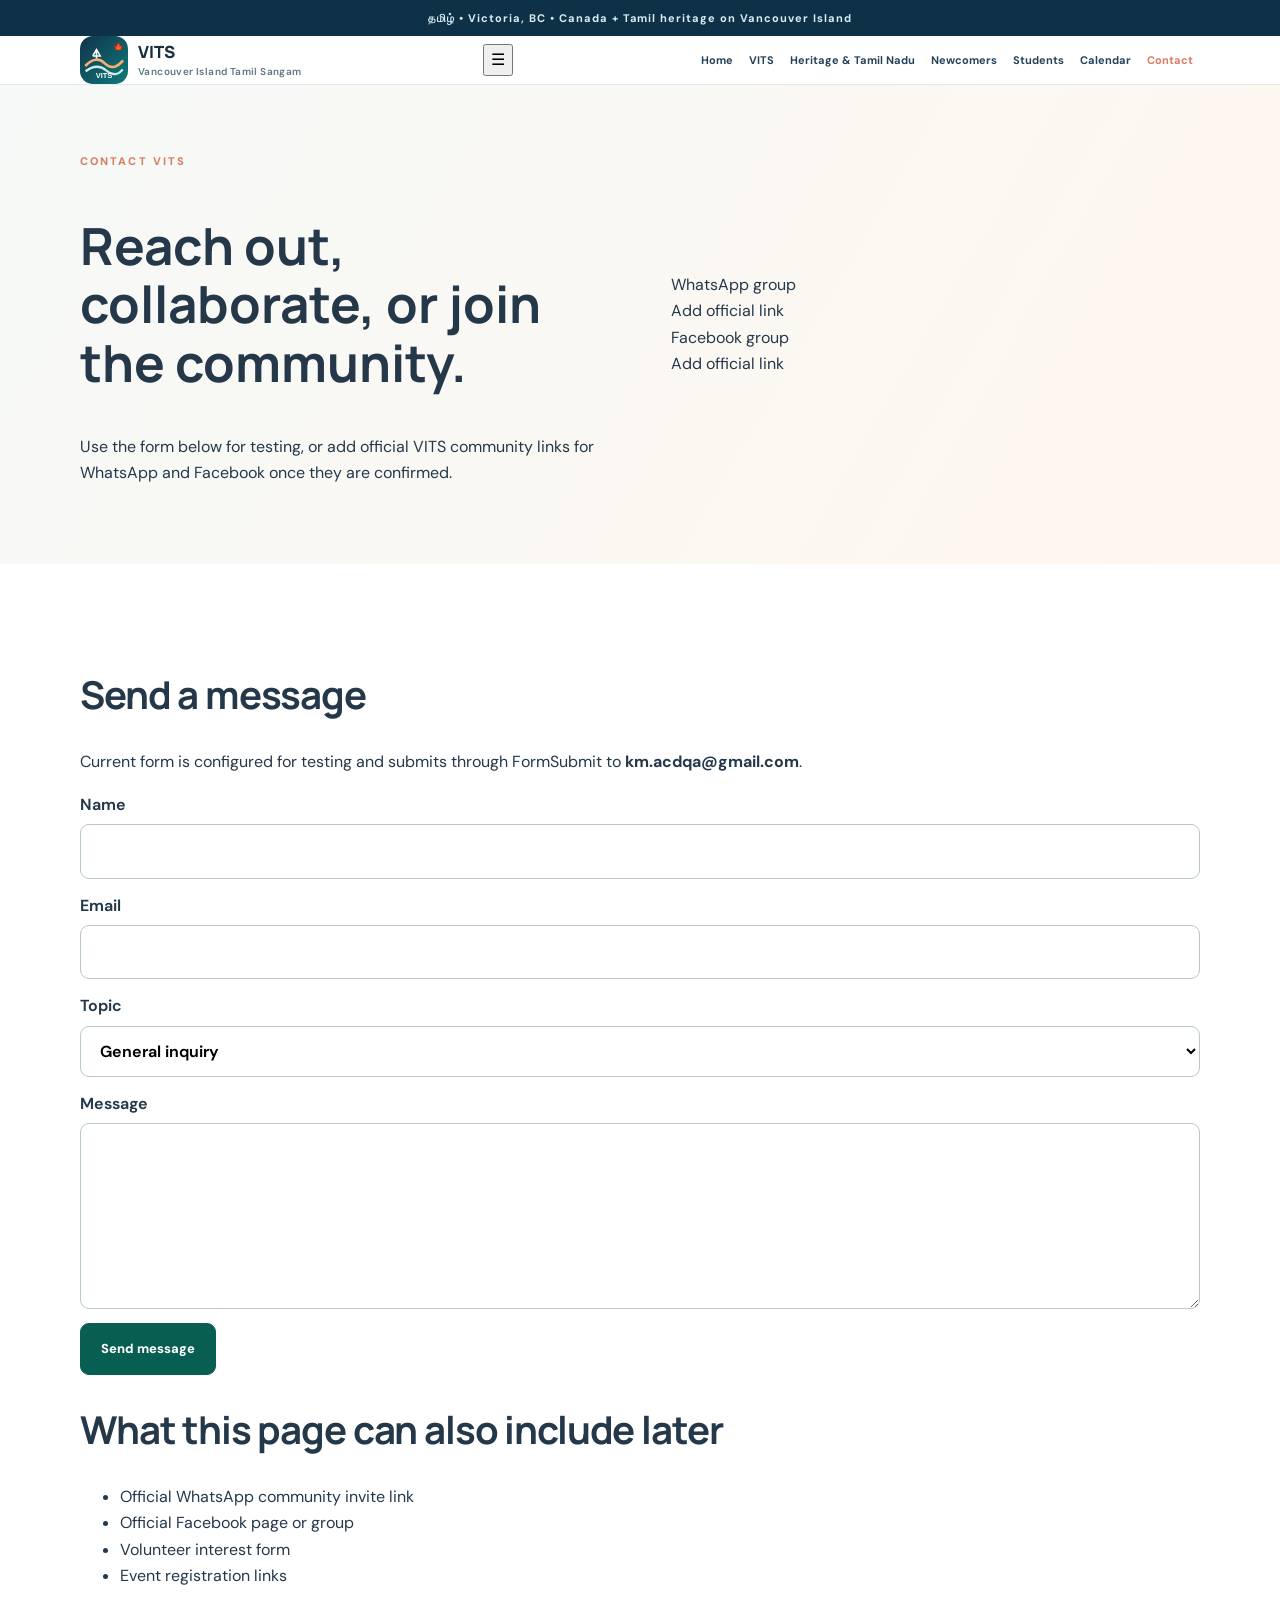
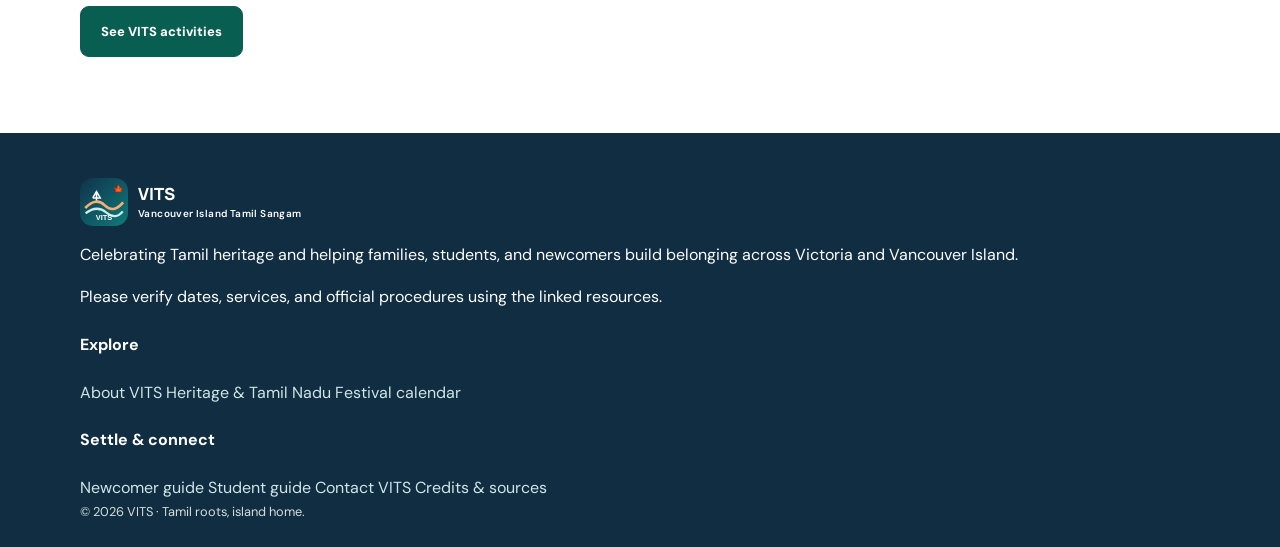
<file: contact.html>
<!doctype html>
<html lang="en-CA">
<head>
  <meta charset="utf-8">
  <meta name="viewport" content="width=device-width, initial-scale=1">
  <meta name="description" content="Contact Vancouver Island Tamil Sangam.">
  <meta name="theme-color" content="#10324b">
  <title>Contact VITS</title>
  <link rel="preconnect" href="https://fonts.googleapis.com">
  <link rel="preconnect" href="https://fonts.gstatic.com" crossorigin>
  <link href="https://fonts.googleapis.com/css2?family=DM+Sans:wght@400;500;700;800&family=Manrope:wght@700;800&display=swap" rel="stylesheet">
  <link rel="stylesheet" href="assets/style.css">
  <link rel="icon" href="assets/favicon.svg" type="image/svg+xml">
</head>
<body>
<div class="top-strip">தமிழ் • Victoria, BC • Canada + Tamil heritage on Vancouver Island</div>

<header class="site-header">
  <div class="container nav-wrap">
    <a href="index.html" class="brand">
      <img src="assets/logo.svg" alt="VITS logo" class="brand-logo" width="48" height="48">
      <span class="brand-text">VITS<small>Vancouver Island Tamil Sangam</small></span>
      <span class="brand-flags"><span>🇨🇦</span><span>🇮🇳</span></span>
    </a>
    <button id="menu" class="menu-btn" aria-label="Toggle navigation" aria-expanded="false">☰</button>
    <nav id="navlinks" class="navlinks" aria-label="Main navigation"><a class="" href="index.html">Home</a><a class="" href="about.html">VITS</a><a class="" href="culture.html">Heritage & Tamil Nadu</a><a class="" href="newcomers.html">Newcomers</a><a class="" href="students.html">Students</a><a class="" href="calendar.html">Calendar</a><a class="active" href="contact.html">Contact</a></nav>
  </div>
</header>
<main>
<section class="page-hero slim"><div class="container split-grid align-center"><div><span class="eyebrow">Contact VITS</span><h1>Reach out, collaborate, or join the community.</h1><p class="lead">Use the form below for testing, or add official VITS community links for WhatsApp and Facebook once they are confirmed.</p></div><div class="contact-badges"><div class="mini-badge">WhatsApp group<br><span>Add official link</span></div><div class="mini-badge">Facebook group<br><span>Add official link</span></div></div></div></section><section class="section"><div class="container contact-grid"><div class="card-surface soft"><h2>Send a message</h2><p class="muted">Current form is configured for testing and submits through FormSubmit to <strong>km.acdqa@gmail.com</strong>.</p><form action="https://formsubmit.co/km.acdqa@gmail.com" method="POST" class="contact-form"><input type="hidden" name="_subject" value="VITS website contact form"><input type="hidden" name="_captcha" value="false"><input type="hidden" name="_next" value="contact.html?sent=1"><label>Name<input type="text" name="name" required></label><label>Email<input type="email" name="email" required></label><label>Topic<select name="topic"><option>General inquiry</option><option>Volunteer</option><option>Programs</option><option>Newcomer support</option><option>Student support</option></select></label><label>Message<textarea name="message" rows="6" required></textarea></label><button type="submit" class="btn">Send message</button></form></div><div class="card-surface"><h2>What this page can also include later</h2><ul class="clean-list"><li>Official WhatsApp community invite link</li><li>Official Facebook page or group</li><li>Volunteer interest form</li><li>Event registration links</li></ul><a class="btn btn-outline" href="about.html">See VITS activities</a></div></div></section>
</main>
<footer class="footer">
  <div class="container footer-grid">
    <div>
      <a href="index.html" class="brand footer-brand">
        <img src="assets/logo.svg" alt="VITS logo" class="brand-logo" width="48" height="48">
        <span class="brand-text">VITS<small>Vancouver Island Tamil Sangam</small></span>
      </a>
      <p>Celebrating Tamil heritage and helping families, students, and newcomers build belonging across Victoria and Vancouver Island.</p>
      <p class="muted small">Please verify dates, services, and official procedures using the linked resources.</p>
    </div>
    <div>
      <h4>Explore</h4>
      <a href="about.html">About VITS</a>
      <a href="culture.html">Heritage & Tamil Nadu</a>
      <a href="calendar.html">Festival calendar</a>
    </div>
    <div>
      <h4>Settle & connect</h4>
      <a href="newcomers.html">Newcomer guide</a>
      <a href="students.html">Student guide</a>
      <a href="contact.html">Contact VITS</a>
      <a href="credits.html">Credits & sources</a>
    </div>
  </div>
  <div class="container legal">© <span id="year"></span> VITS · Tamil roots, island home.</div>
</footer>
<script src="assets/site.js" defer></script>
</body>
</html>
</file>
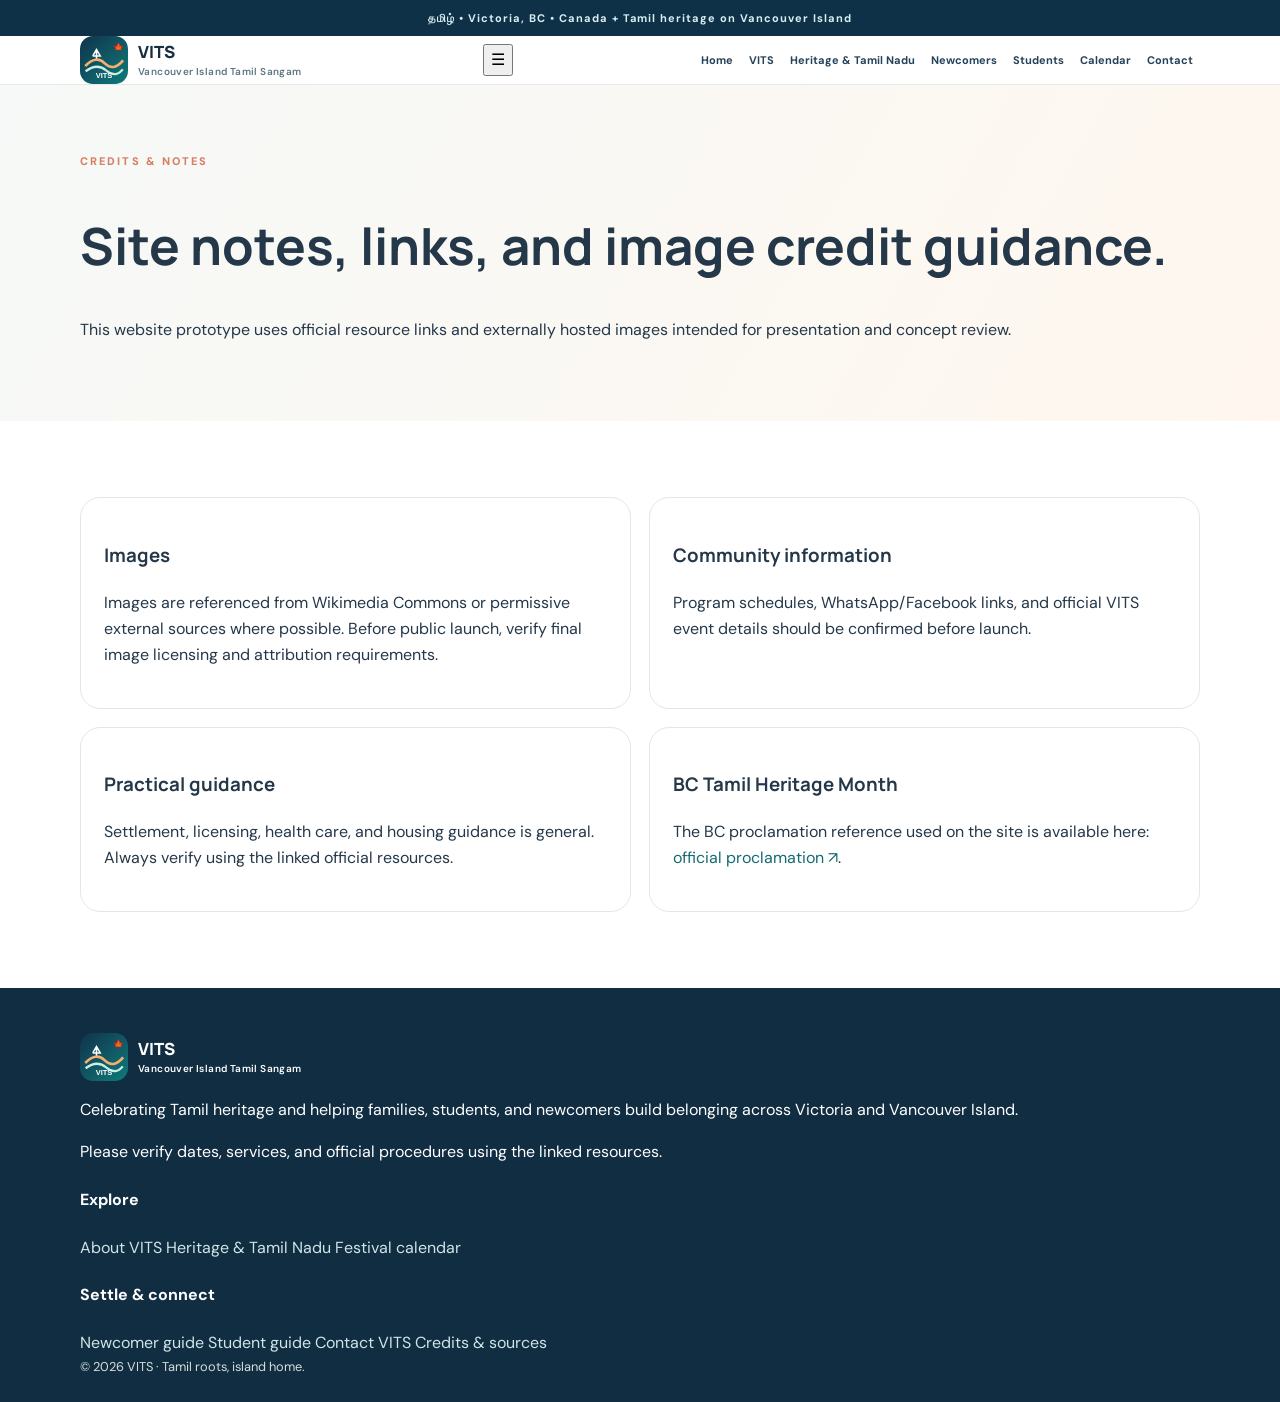
<file: credits.html>
<!doctype html>
<html lang="en-CA">
<head>
  <meta charset="utf-8">
  <meta name="viewport" content="width=device-width, initial-scale=1">
  <meta name="description" content="Site credits and notes.">
  <meta name="theme-color" content="#10324b">
  <title>Credits & Notes</title>
  <link rel="preconnect" href="https://fonts.googleapis.com">
  <link rel="preconnect" href="https://fonts.gstatic.com" crossorigin>
  <link href="https://fonts.googleapis.com/css2?family=DM+Sans:wght@400;500;700;800&family=Manrope:wght@700;800&display=swap" rel="stylesheet">
  <link rel="stylesheet" href="assets/style.css">
  <link rel="icon" href="assets/favicon.svg" type="image/svg+xml">
</head>
<body>
<div class="top-strip">தமிழ் • Victoria, BC • Canada + Tamil heritage on Vancouver Island</div>

<header class="site-header">
  <div class="container nav-wrap">
    <a href="index.html" class="brand">
      <img src="assets/logo.svg" alt="VITS logo" class="brand-logo" width="48" height="48">
      <span class="brand-text">VITS<small>Vancouver Island Tamil Sangam</small></span>
      <span class="brand-flags"><span>🇨🇦</span><span>🇮🇳</span></span>
    </a>
    <button id="menu" class="menu-btn" aria-label="Toggle navigation" aria-expanded="false">☰</button>
    <nav id="navlinks" class="navlinks" aria-label="Main navigation"><a class="" href="index.html">Home</a><a class="" href="about.html">VITS</a><a class="" href="culture.html">Heritage & Tamil Nadu</a><a class="" href="newcomers.html">Newcomers</a><a class="" href="students.html">Students</a><a class="" href="calendar.html">Calendar</a><a class="" href="contact.html">Contact</a></nav>
  </div>
</header>
<main>
<section class="page-hero slim"><div class="container"><span class="eyebrow">Credits & notes</span><h1>Site notes, links, and image credit guidance.</h1><p class="lead">This website prototype uses official resource links and externally hosted images intended for presentation and concept review.</p></div></section><section class="section"><div class="container card-grid two"><article class="mini-card"><h3>Images</h3><p>Images are referenced from Wikimedia Commons or permissive external sources where possible. Before public launch, verify final image licensing and attribution requirements.</p></article><article class="mini-card"><h3>Community information</h3><p>Program schedules, WhatsApp/Facebook links, and official VITS event details should be confirmed before launch.</p></article><article class="mini-card"><h3>Practical guidance</h3><p>Settlement, licensing, health care, and housing guidance is general. Always verify using the linked official resources.</p></article><article class="mini-card"><h3>BC Tamil Heritage Month</h3><p>The BC proclamation reference used on the site is available here: <a href="https://www.bclaws.gov.bc.ca/civix/document/id/proclamations/proclamations/TamilHeritageMth2026" target="_blank" rel="noopener">official proclamation ↗</a>.</p></article></div></section>
</main>
<footer class="footer">
  <div class="container footer-grid">
    <div>
      <a href="index.html" class="brand footer-brand">
        <img src="assets/logo.svg" alt="VITS logo" class="brand-logo" width="48" height="48">
        <span class="brand-text">VITS<small>Vancouver Island Tamil Sangam</small></span>
      </a>
      <p>Celebrating Tamil heritage and helping families, students, and newcomers build belonging across Victoria and Vancouver Island.</p>
      <p class="muted small">Please verify dates, services, and official procedures using the linked resources.</p>
    </div>
    <div>
      <h4>Explore</h4>
      <a href="about.html">About VITS</a>
      <a href="culture.html">Heritage & Tamil Nadu</a>
      <a href="calendar.html">Festival calendar</a>
    </div>
    <div>
      <h4>Settle & connect</h4>
      <a href="newcomers.html">Newcomer guide</a>
      <a href="students.html">Student guide</a>
      <a href="contact.html">Contact VITS</a>
      <a href="credits.html">Credits & sources</a>
    </div>
  </div>
  <div class="container legal">© <span id="year"></span> VITS · Tamil roots, island home.</div>
</footer>
<script src="assets/site.js" defer></script>
</body>
</html>
</file>
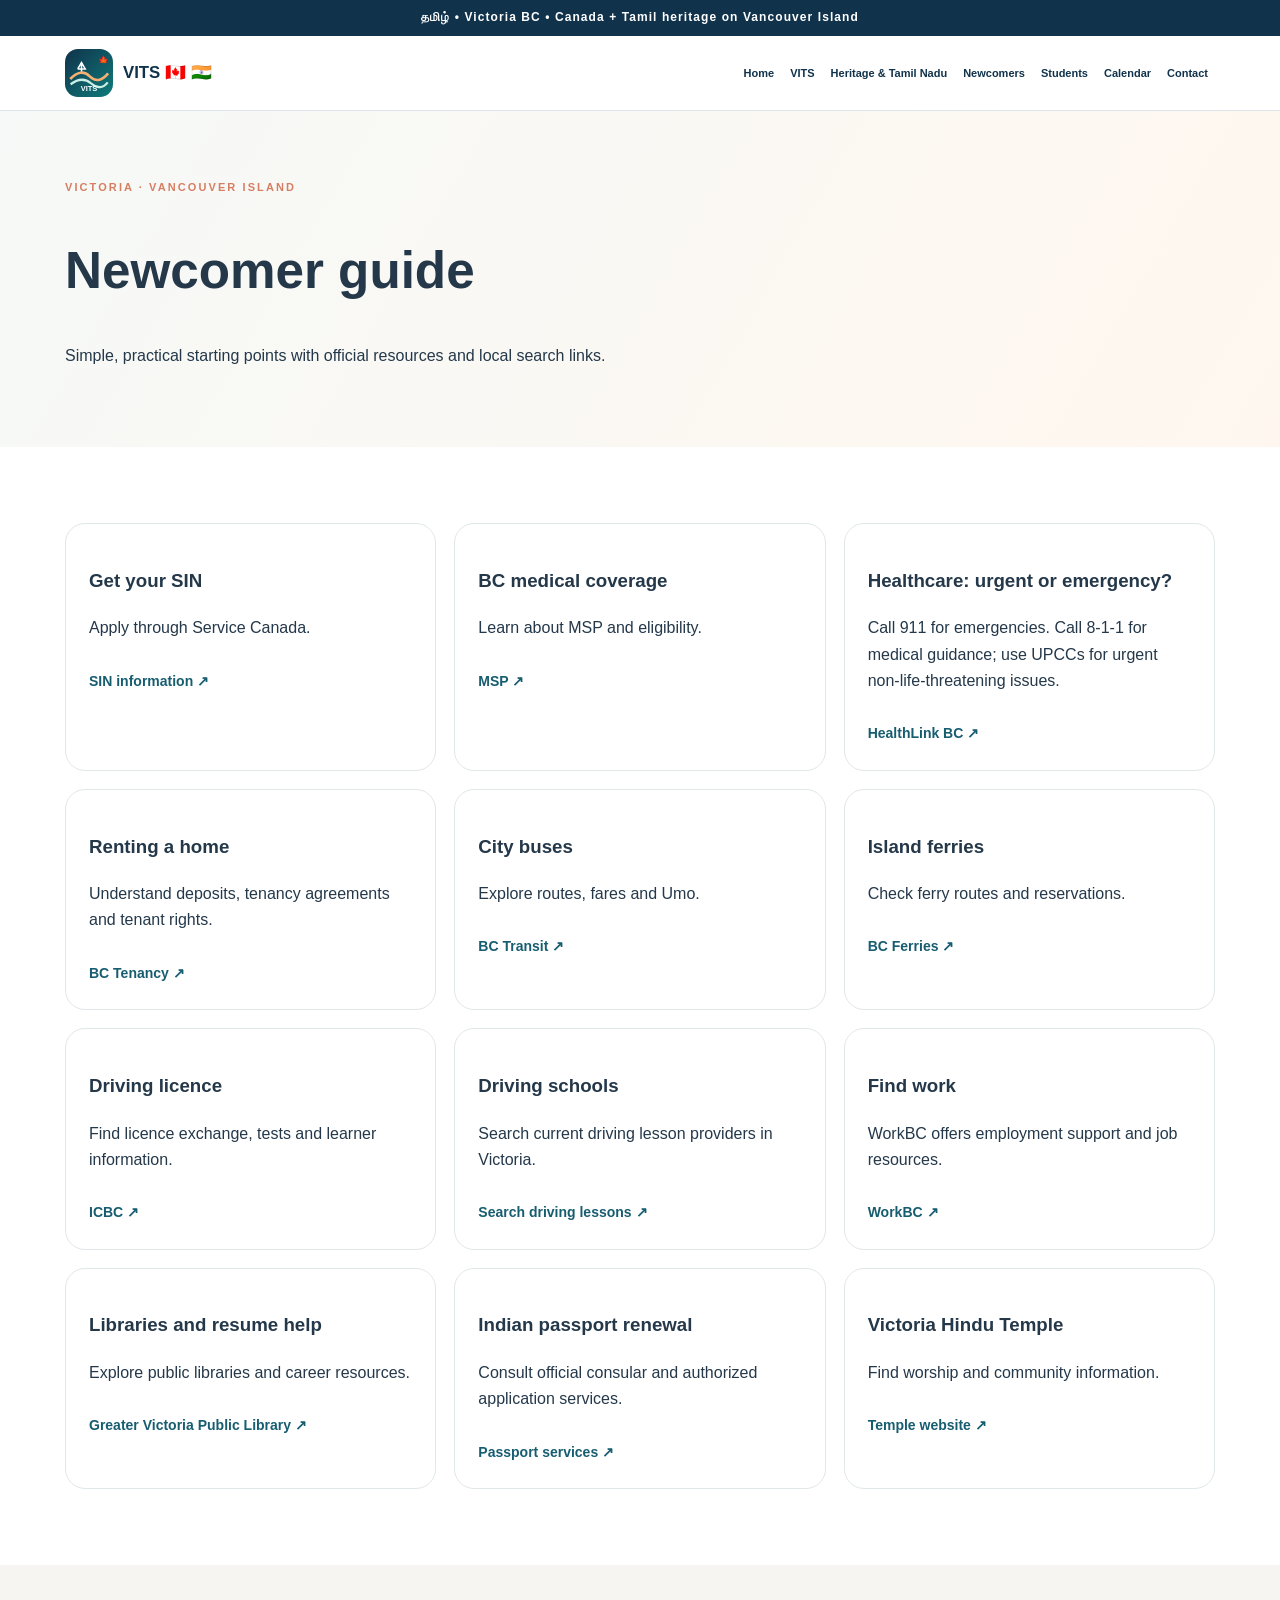
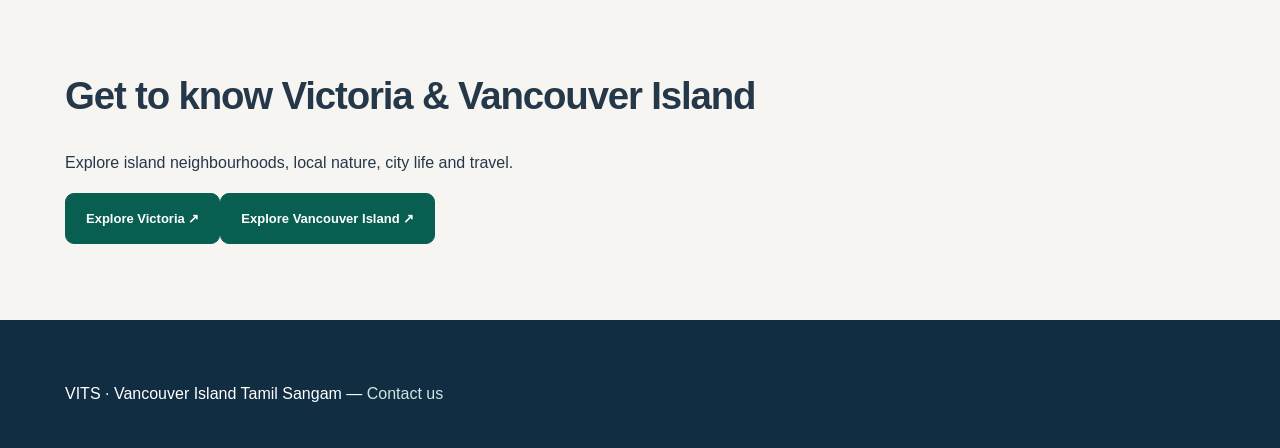
<file: newcomers.html>
<!doctype html><html lang="en-CA"><head><meta charset="utf-8"><meta name="viewport" content="width=device-width,initial-scale=1"><title>Newcomer guide | VITS</title><link rel="stylesheet" href="assets/style.css"><link rel="icon" href="assets/favicon.svg"><style>/* Critical layout prevents oversized SVG if external CSS is delayed */html{font-family:Arial,sans-serif}body{margin:0}img{max-width:100%;height:auto}.container{width:min(1150px,92%);margin:0 auto}.site-header{background:#fff;border-bottom:1px solid #dbe5eb;position:relative;z-index:20}.nav-wrap{min-height:74px;display:flex;align-items:center;justify-content:space-between;gap:14px;flex-wrap:wrap}.brand{display:inline-flex;align-items:center;gap:10px;text-decoration:none;color:#10324b;font-weight:800}.brand-logo,.brand img,.footer-brand img{width:48px!important;height:48px!important;min-width:48px;max-width:48px!important;max-height:48px!important;object-fit:contain;flex:none;display:block}.brand-text{font-size:21px;line-height:1.1}.brand-text small{display:block;font-size:11px}.brand-flags{display:flex;gap:5px}.navlinks{display:flex;align-items:center;gap:6px;flex-wrap:wrap}.navlinks a{padding:8px 9px;text-decoration:none;color:#10324b;font-size:13px}.top-strip{background:#10324b;color:#fff;padding:8px;text-align:center;font-size:12px}.menu-btn{display:none}@media(max-width:900px){.nav-wrap{align-items:center}.navlinks{width:100%;justify-content:center;padding-bottom:10px}.navlinks a{font-size:12px}}@media(max-width:600px){.brand-logo,.brand img{width:42px!important;height:42px!important;min-width:42px;max-width:42px!important}.navlinks{gap:2px}.navlinks a{font-size:11px;padding:5px}}</style></head><body><div class="top-strip">தமிழ் • Victoria BC • Canada + Tamil heritage on Vancouver Island</div><header class="site-header"><div class="container nav-wrap"><a class="brand" href="index.html"><img class="brand-logo" src="assets/logo.svg" alt="VITS logo" width="48" height="48">VITS 🇨🇦 🇮🇳</a><nav class="navlinks"><a href="index.html">Home</a><a href="about.html">VITS</a><a href="culture.html">Heritage & Tamil Nadu</a><a href="newcomers.html">Newcomers</a><a href="students.html">Students</a><a href="calendar.html">Calendar</a><a href="contact.html">Contact</a></nav></div></header><main><section class="page-hero slim"><div class="container"><span class="eyebrow">Victoria · Vancouver Island</span><h1>Newcomer guide</h1><p class="lead">Simple, practical starting points with official resources and local search links.</p></div></section><section class="section"><div class="container card-grid three"><article class="feature-card"><h3>Get your SIN</h3><p>Apply through Service Canada.</p><a class="text-link" href="https://www.canada.ca/en/employment-social-development/services/sin.html" target="_blank" rel="noopener">SIN information ↗</a></article><article class="feature-card"><h3>BC medical coverage</h3><p>Learn about MSP and eligibility.</p><a class="text-link" href="https://www2.gov.bc.ca/gov/content/health/health-drug-coverage/msp" target="_blank" rel="noopener">MSP ↗</a></article><article class="feature-card"><h3>Healthcare: urgent or emergency?</h3><p>Call 911 for emergencies. Call 8-1-1 for medical guidance; use UPCCs for urgent non-life-threatening issues.</p><a class="text-link" href="https://www.healthlinkbc.ca/more/contact-us/8-1-1" target="_blank" rel="noopener">HealthLink BC ↗</a></article><article class="feature-card"><h3>Renting a home</h3><p>Understand deposits, tenancy agreements and tenant rights.</p><a class="text-link" href="https://www2.gov.bc.ca/gov/content/housing-tenancy/residential-tenancies" target="_blank" rel="noopener">BC Tenancy ↗</a></article><article class="feature-card"><h3>City buses</h3><p>Explore routes, fares and Umo.</p><a class="text-link" href="https://www.bctransit.com/victoria/" target="_blank" rel="noopener">BC Transit ↗</a></article><article class="feature-card"><h3>Island ferries</h3><p>Check ferry routes and reservations.</p><a class="text-link" href="https://www.bcferries.com/" target="_blank" rel="noopener">BC Ferries ↗</a></article><article class="feature-card"><h3>Driving licence</h3><p>Find licence exchange, tests and learner information.</p><a class="text-link" href="https://www.icbc.com/driver-licensing" target="_blank" rel="noopener">ICBC ↗</a></article><article class="feature-card"><h3>Driving schools</h3><p>Search current driving lesson providers in Victoria.</p><a class="text-link" href="https://www.google.com/search?q=driving+lessons+Victoria+BC" target="_blank" rel="noopener">Search driving lessons ↗</a></article><article class="feature-card"><h3>Find work</h3><p>WorkBC offers employment support and job resources.</p><a class="text-link" href="https://www.workbc.ca/" target="_blank" rel="noopener">WorkBC ↗</a></article><article class="feature-card"><h3>Libraries and resume help</h3><p>Explore public libraries and career resources.</p><a class="text-link" href="https://www.gvpl.ca/" target="_blank" rel="noopener">Greater Victoria Public Library ↗</a></article><article class="feature-card"><h3>Indian passport renewal</h3><p>Consult official consular and authorized application services.</p><a class="text-link" href="https://www.blsindia-canada.com/" target="_blank" rel="noopener">Passport services ↗</a></article><article class="feature-card"><h3>Victoria Hindu Temple</h3><p>Find worship and community information.</p><a class="text-link" href="https://victoriahindutemple.com/" target="_blank" rel="noopener">Temple website ↗</a></article></div></section><section id="discover-victoria" class="section tint"><div class="container"><h2>Get to know Victoria & Vancouver Island</h2><p class="lead">Explore island neighbourhoods, local nature, city life and travel.</p><div class="button-row"><a class="btn" href="https://www.tourismvictoria.com/">Explore Victoria ↗</a><a class="btn btn-light" href="https://www.hellobc.com/places-to-go/vancouver-island/">Explore Vancouver Island ↗</a></div></div></section></main><footer class="footer"><div class="container"><p>VITS · Vancouver Island Tamil Sangam — <a href="contact.html">Contact us</a></p></div></footer></body></html>
</file>
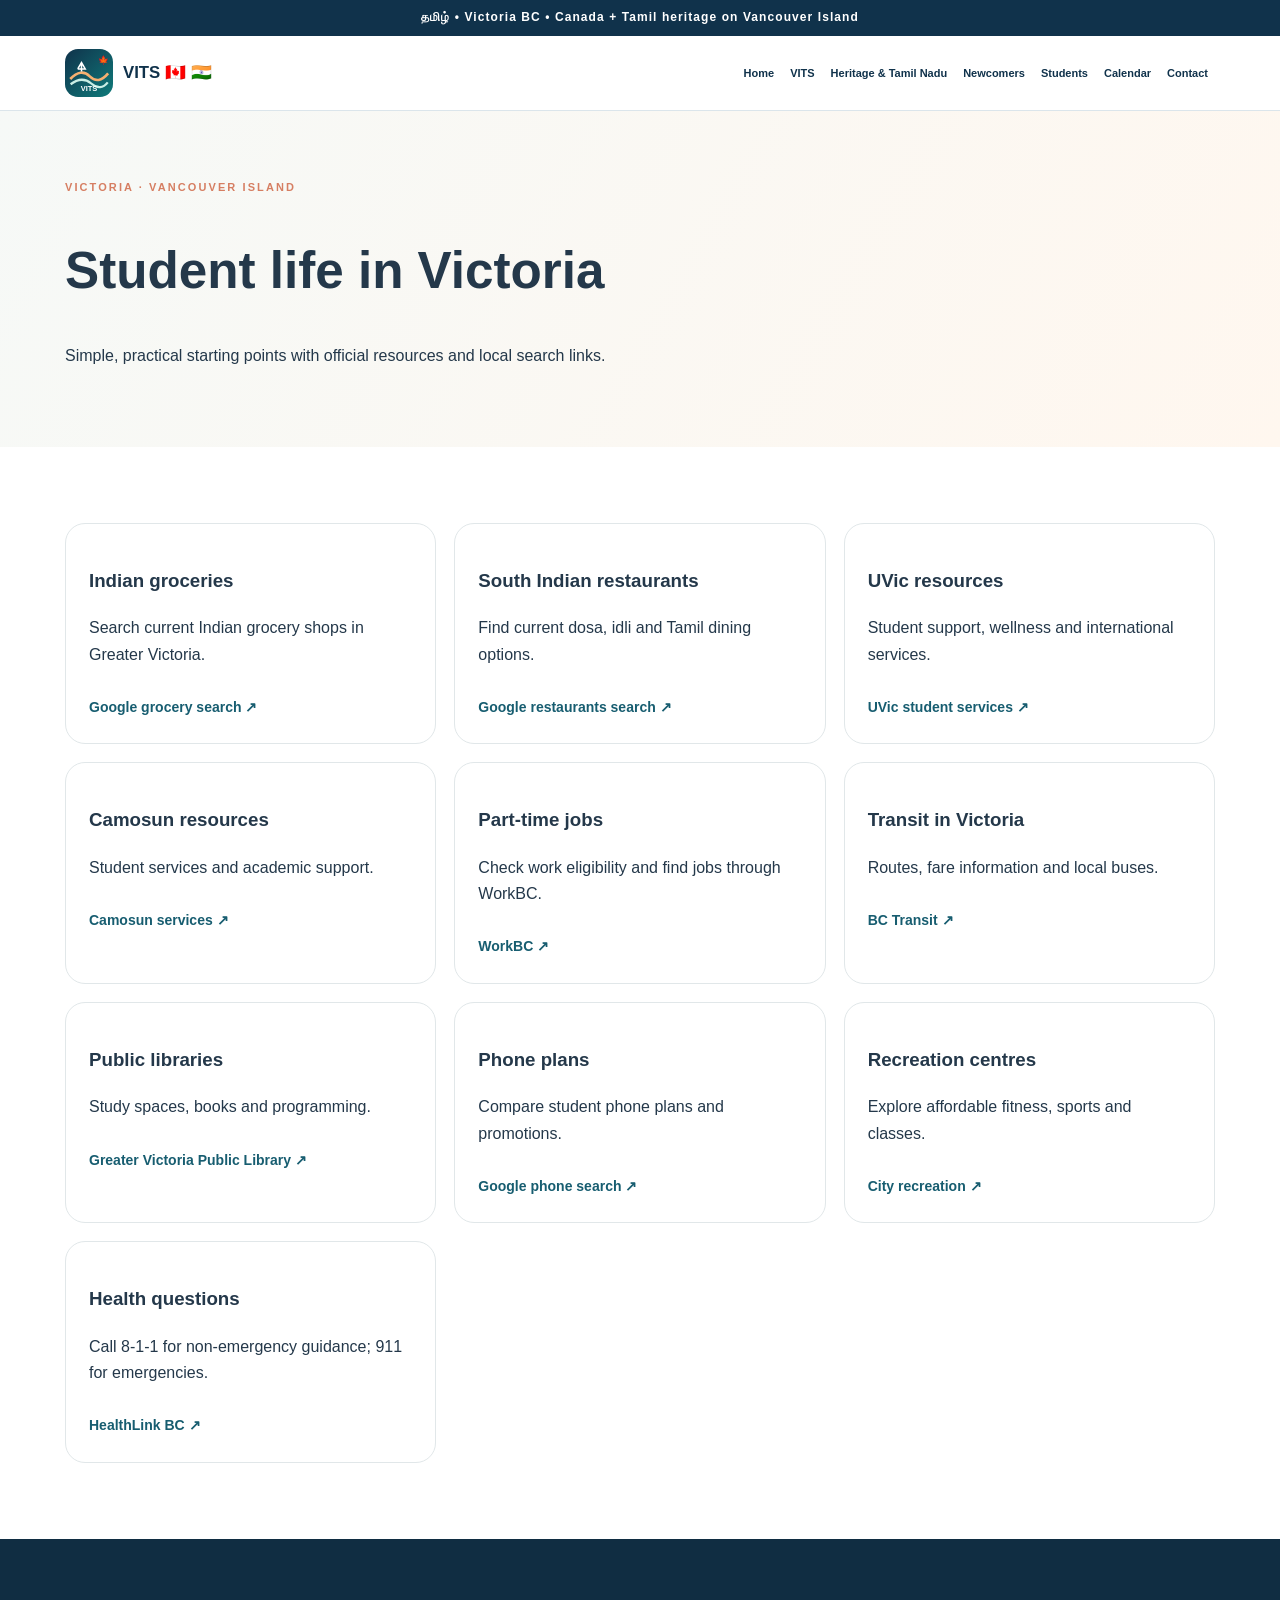
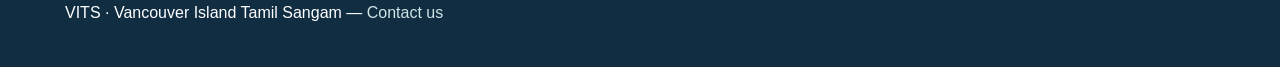
<file: students.html>
<!doctype html><html lang="en-CA"><head><meta charset="utf-8"><meta name="viewport" content="width=device-width,initial-scale=1"><title>Student life in Victoria | VITS</title><link rel="stylesheet" href="assets/style.css"><link rel="icon" href="assets/favicon.svg"><style>/* Critical layout prevents oversized SVG if external CSS is delayed */html{font-family:Arial,sans-serif}body{margin:0}img{max-width:100%;height:auto}.container{width:min(1150px,92%);margin:0 auto}.site-header{background:#fff;border-bottom:1px solid #dbe5eb;position:relative;z-index:20}.nav-wrap{min-height:74px;display:flex;align-items:center;justify-content:space-between;gap:14px;flex-wrap:wrap}.brand{display:inline-flex;align-items:center;gap:10px;text-decoration:none;color:#10324b;font-weight:800}.brand-logo,.brand img,.footer-brand img{width:48px!important;height:48px!important;min-width:48px;max-width:48px!important;max-height:48px!important;object-fit:contain;flex:none;display:block}.brand-text{font-size:21px;line-height:1.1}.brand-text small{display:block;font-size:11px}.brand-flags{display:flex;gap:5px}.navlinks{display:flex;align-items:center;gap:6px;flex-wrap:wrap}.navlinks a{padding:8px 9px;text-decoration:none;color:#10324b;font-size:13px}.top-strip{background:#10324b;color:#fff;padding:8px;text-align:center;font-size:12px}.menu-btn{display:none}@media(max-width:900px){.nav-wrap{align-items:center}.navlinks{width:100%;justify-content:center;padding-bottom:10px}.navlinks a{font-size:12px}}@media(max-width:600px){.brand-logo,.brand img{width:42px!important;height:42px!important;min-width:42px;max-width:42px!important}.navlinks{gap:2px}.navlinks a{font-size:11px;padding:5px}}</style></head><body><div class="top-strip">தமிழ் • Victoria BC • Canada + Tamil heritage on Vancouver Island</div><header class="site-header"><div class="container nav-wrap"><a class="brand" href="index.html"><img class="brand-logo" src="assets/logo.svg" alt="VITS logo" width="48" height="48">VITS 🇨🇦 🇮🇳</a><nav class="navlinks"><a href="index.html">Home</a><a href="about.html">VITS</a><a href="culture.html">Heritage & Tamil Nadu</a><a href="newcomers.html">Newcomers</a><a href="students.html">Students</a><a href="calendar.html">Calendar</a><a href="contact.html">Contact</a></nav></div></header><main><section class="page-hero slim"><div class="container"><span class="eyebrow">Victoria · Vancouver Island</span><h1>Student life in Victoria</h1><p class="lead">Simple, practical starting points with official resources and local search links.</p></div></section><section class="section"><div class="container card-grid three"><article class="feature-card"><h3>Indian groceries</h3><p>Search current Indian grocery shops in Greater Victoria.</p><a class="text-link" href="https://www.google.com/search?q=Indian+grocery+Victoria+BC" target="_blank" rel="noopener">Google grocery search ↗</a></article><article class="feature-card"><h3>South Indian restaurants</h3><p>Find current dosa, idli and Tamil dining options.</p><a class="text-link" href="https://www.google.com/search?q=South+Indian+restaurants+Victoria+BC" target="_blank" rel="noopener">Google restaurants search ↗</a></article><article class="feature-card"><h3>UVic resources</h3><p>Student support, wellness and international services.</p><a class="text-link" href="https://www.uvic.ca/services/" target="_blank" rel="noopener">UVic student services ↗</a></article><article class="feature-card"><h3>Camosun resources</h3><p>Student services and academic support.</p><a class="text-link" href="https://camosun.ca/services" target="_blank" rel="noopener">Camosun services ↗</a></article><article class="feature-card"><h3>Part-time jobs</h3><p>Check work eligibility and find jobs through WorkBC.</p><a class="text-link" href="https://www.workbc.ca/" target="_blank" rel="noopener">WorkBC ↗</a></article><article class="feature-card"><h3>Transit in Victoria</h3><p>Routes, fare information and local buses.</p><a class="text-link" href="https://www.bctransit.com/victoria/" target="_blank" rel="noopener">BC Transit ↗</a></article><article class="feature-card"><h3>Public libraries</h3><p>Study spaces, books and programming.</p><a class="text-link" href="https://www.gvpl.ca/" target="_blank" rel="noopener">Greater Victoria Public Library ↗</a></article><article class="feature-card"><h3>Phone plans</h3><p>Compare student phone plans and promotions.</p><a class="text-link" href="https://www.google.com/search?q=student+mobile+phone+plans+Victoria+BC" target="_blank" rel="noopener">Google phone search ↗</a></article><article class="feature-card"><h3>Recreation centres</h3><p>Explore affordable fitness, sports and classes.</p><a class="text-link" href="https://www.victoria.ca/parks-recreation/recreation" target="_blank" rel="noopener">City recreation ↗</a></article><article class="feature-card"><h3>Health questions</h3><p>Call 8-1-1 for non-emergency guidance; 911 for emergencies.</p><a class="text-link" href="https://www.healthlinkbc.ca/more/contact-us/8-1-1" target="_blank" rel="noopener">HealthLink BC ↗</a></article></div></section></main><footer class="footer"><div class="container"><p>VITS · Vancouver Island Tamil Sangam — <a href="contact.html">Contact us</a></p></div></footer></body></html>
</file>
<file: assets/style.css>
:root{--ink:#173b35;--green:#075e51;--gold:#d9a34f;--cream:#faf8f1;--border:#e3e9df}*{box-sizing:border-box}html{scroll-behavior:smooth}body{margin:0;font-family:Inter,"Segoe UI",Arial,sans-serif;color:var(--ink);background:#fff;line-height:1.65}a{color:var(--green);text-decoration:none}a:hover{text-decoration:underline}img{max-width:100%;height:auto;border-radius:20px}.container{width:min(1120px,92%);margin:auto}.top-strip{background:#075e51;color:white;text-align:center;padding:7px 12px;font-size:.8rem;letter-spacing:.02em}header{background:white;position:sticky;top:0;z-index:10;border-bottom:1px solid var(--border)}.nav{display:flex;justify-content:space-between;align-items:center;gap:22px;min-height:76px}.brand{display:flex;align-items:center;gap:12px;font-weight:800;font-size:1.05rem;color:var(--ink)}.mark{display:grid;place-items:center;width:43px;height:43px;border-radius:13px;background:#075e51;color:white;font-size:24px}.navlinks{display:flex;align-items:center;gap:18px;flex-wrap:wrap}.navlinks a{color:var(--ink);font-size:.9rem;font-weight:600}.navlinks a.active{color:var(--green);text-decoration:underline;text-decoration-thickness:3px;text-underline-offset:8px}.hero{padding:90px 0;background:linear-gradient(130deg,#f2f7ed,#fff9ee)}.hero-grid,.split{display:grid;grid-template-columns:1.1fr 1fr;gap:60px;align-items:center}.hero h1{font-size:clamp(2.6rem,5vw,5rem);line-height:1.08;letter-spacing:-.045em;margin:20px 0}.accent{color:var(--green)}.hero p,.intro{font-size:1.15rem;color:#50635e}.eyebrow{text-transform:uppercase;letter-spacing:.17em;font-size:.75rem;color:#986b29;font-weight:800}.buttons,.pills{display:flex;gap:12px;flex-wrap:wrap;margin-top:26px}.btn{display:inline-flex;padding:12px 22px;border:1px solid #075e51;border-radius:11px;background:#075e51;color:white;font-weight:700;justify-content:center}.btn:hover{color:white;background:#09483f;text-decoration:none}.btn.secondary{background:transparent;color:#075e51}.pill,.float-pill{display:inline-block;background:white;padding:7px 13px;border-radius:30px;border:1px solid var(--border);font-size:.82rem}.hero-visual{position:relative}.image-card{background:#e1eee5;border-radius:25px;overflow:hidden;min-height:260px}.image-card img{width:100%;height:420px;object-fit:cover}.image-label{padding:14px 20px;font-weight:700}.float-pill{position:absolute;bottom:28px;right:-14px;box-shadow:0 9px 25px #2343}.section{padding:76px 0}.tint{background:var(--cream)}.section-head{display:flex;justify-content:space-between;gap:25px;align-items:end}.section h2,h2{font-size:clamp(1.9rem,3vw,2.8rem);line-height:1.18;letter-spacing:-.03em}.grid{display:grid;grid-template-columns:repeat(3,minmax(0,1fr));gap:20px;margin-top:30px}.card{background:white;border:1px solid var(--border);border-radius:18px;padding:27px;box-shadow:0 8px 23px #15372b08}.card h3{margin:9px 0}.icon{font-size:1.8rem}.action{font-weight:800}.band{background:#075e51;color:#fff;padding:35px;border-radius:24px}.band a:not(.btn){color:#fff}.culture-photo{max-height:470px;object-fit:cover;width:100%}.credits,.legal{font-size:.8rem;color:#677a74}.footer{background:#123b33;color:white;padding:45px 0 25px}.footer a{color:#f2d49a}.footer .brand{color:white}.footergrid{display:flex;justify-content:space-between;gap:35px;flex-wrap:wrap}.footer .legal{color:#d5dfd9}.page-hero{background:linear-gradient(130deg,#eff7ef,#fff7e8);padding:65px 0}.page-hero h1{font-size:clamp(2.5rem,4vw,4rem);line-height:1.14}.content{padding:50px 0}.content p,.content li{max-width:80ch}.content a:not(.btn){text-decoration:underline;text-underline-offset:3px}input,textarea,select{display:block;width:100%;padding:13px 15px;border:1px solid #bacac0;border-radius:9px;font:inherit;margin-top:6px;background:white}label{font-weight:650;display:block;margin:14px 0}button{font:inherit;cursor:pointer}.two-col{display:grid;grid-template-columns:repeat(2,1fr);gap:20px}.note{background:#edf7f1;border-left:4px solid #075e51;padding:18px;border-radius:7px}table{border-collapse:collapse;width:100%}td,th{border-bottom:1px solid var(--border);padding:12px;text-align:left}@media(max-width:850px){.nav{align-items:flex-start;flex-direction:column;padding:15px 0}.navlinks{gap:12px}.hero-grid,.split{grid-template-columns:1fr;gap:25px}.grid{grid-template-columns:repeat(2,1fr)}.section{padding:48px 0}}@media(max-width:580px){.grid,.two-col{grid-template-columns:1fr}.hero{padding:48px 0}.hero h1{font-size:2.8rem}.navlinks a{font-size:.82rem}.section-head{display:block}}
/* VITS 2026 visual refresh */
:root{--ink:#172e41;--green:#166b71;--gold:#eead79;--cream:#f7f5f1;--border:#e5e9eb}body{font-family:"DM Sans",Arial,sans-serif;color:#24384a;background:#fff}h1,h2,h3,.brand{font-family:Manrope,"DM Sans",sans-serif}a{color:#166b71}.top-strip{background:#0e3147;color:#dbedf4;letter-spacing:.09em;font-size:11px;font-weight:700;padding:9px}.nav{min-height:83px}.brand{gap:10px;font-weight:800;text-decoration:none!important}.brand img{border-radius:13px}.brand span{display:flex;flex-direction:column;line-height:1.1}.brand strong{font-size:22px;letter-spacing:-1px;color:#17374c}.brand small{font-family:"DM Sans",sans-serif;font-weight:600;font-size:10px;letter-spacing:.04em;color:#5c7683;margin-top:5px}.navlinks{gap:22px}.navlinks a{font-size:12px;font-weight:700;color:#264258}.navlinks a.active{color:#dd795e;text-decoration:none}.navlinks .nav-cta{background:#143850;color:white;padding:11px 18px;border-radius:8px}.navlinks .nav-cta:hover{background:#255a70;color:#fff}.footer{background:#102d42}.footer .brand strong,.footer .brand small{color:#fff}.footergrid p,.footer-bottom{font-size:13px;color:#b8cbd1}.footergrid{padding-bottom:25px}.footer-bottom{border-top:1px solid #ffffff2a;padding-top:22px;display:flex;justify-content:space-between}.footer a{color:#d0e5e6}.vits-home .modern-hero{height:min(685px,75vw);min-height:510px;position:relative;background:#193b4a;color:white;overflow:hidden}.hero-photo,.hero-shade{position:absolute;inset:0}.hero-photo img{height:100%;width:100%;object-fit:cover;object-position:65% 48%;border-radius:0;filter:saturate(1.08)}.hero-shade{background:linear-gradient(90deg,rgba(12,35,48,.97) 0%,rgba(10,33,47,.78) 42%,rgba(15,30,39,.1) 100%),linear-gradient(0deg,rgba(7,21,34,.32),transparent 45%)}.hero-inner{position:relative;z-index:1;padding-top:115px}.hero-tag{display:inline-flex;align-items:center;gap:9px;font-size:11px;font-weight:800;letter-spacing:.2em;color:#f3ded0}.dot{width:7px;height:7px;background:#fa9d73;border-radius:50%}.modern-hero h1{font-size:clamp(59px,7.3vw,112px);line-height:1.08;max-width:780px;letter-spacing:-.065em;margin:24px 0;font-weight:800;color:#fff}.modern-hero h1 em{font-style:normal;color:#ffa580}.modern-hero p{font-size:18px;line-height:1.65;max-width:490px;color:#e1eaf0}.modern-hero .buttons{margin-top:32px}.btn{border-radius:9px;font-size:13px;font-weight:800;padding:14px 20px}.btn.coral{background:#f3a07d;border-color:#f3a07d;color:#102d42}.btn.glass{background:#ffffff1a;color:white;border:1px solid #ffffff8c}.btn.navy{background:#15394e;border-color:#15394e}.hero-caption{position:absolute;bottom:28px;right:5%;font-size:11px;letter-spacing:.08em;color:#fff9;z-index:2}.welcome-section{display:grid;grid-template-columns:1fr 1fr;gap:90px;align-items:end;padding-top:95px;padding-bottom:100px}.eyebrow{color:#d67e62;font-weight:800;letter-spacing:.19em;font-size:11px}.welcome-section h2,.section-header h2,.feature-content h2,.closing-cta h2,.community-band h2{font-size:clamp(31px,4vw,55px);line-height:1.19;letter-spacing:-.055em;color:#15384c;margin:17px 0}.welcome-section h2 span{color:#27818a}.welcome-section p{color:#536a76;font-size:18px;line-height:1.75}.text-link{display:inline-block;font-weight:800;font-size:14px;margin-top:12px;color:#175d70}.section-header{display:flex;justify-content:space-between;align-items:end}.section-note{font-size:12px;color:#70858e}.stories{padding-bottom:100px}.visual-grid{display:grid;grid-template-columns:1.4fr 1fr 1fr;gap:20px;margin-top:24px}.visual-card{min-height:360px;position:relative;overflow:hidden;border-radius:18px;color:white;display:block;background:#0e3147}.visual-card img{width:100%;height:100%;object-fit:cover;position:absolute;inset:0;border-radius:0;transition:transform .5s ease}.visual-card:hover img{transform:scale(1.05)}.visual-card:after{content:"";position:absolute;inset:0;background:linear-gradient(0deg,rgba(12,33,49,.93),transparent 66%)}.visual-overlay{position:absolute;bottom:25px;left:25px;right:22px;z-index:1}.visual-overlay span{font-size:10px;letter-spacing:.14em;font-weight:800;color:#f7b28b}.visual-overlay h3{font-size:22px;line-height:1.25;color:#fff;margin:10px 0 0;letter-spacing:-.03em}.visual-overlay h3 b{float:right;font-size:19px}.visual-card:hover{text-decoration:none}.community-band{background:#10354a;color:white;padding:80px 0}.band-inner{display:grid;grid-template-columns:1fr 1.05fr;gap:75px}.eyebrow.light{color:#f2a17a}.community-band h2{color:white}.programs a{display:flex;gap:18px;align-items:center;padding:18px 0;border-bottom:1px solid #ffffff36;color:white}.programs a:hover{text-decoration:none}.program-icon{display:grid;place-items:center;border:1px solid #ffffff60;border-radius:12px;color:#f7b18b;width:50px;height:50px;flex-shrink:0;font-size:23px}.programs a>span:nth-child(2){flex:1}.programs strong,.programs small{display:block}.programs strong{font-size:16px}.programs small{font-size:12px;color:#b7d3dd;margin-top:6px}.photo-feature{display:grid;grid-template-columns:1.05fr 1fr;gap:80px;align-items:center;padding-top:100px;padding-bottom:100px}.photo-half img{display:block;object-fit:cover;width:100%;height:380px}.feature-content p{font-size:17px;color:#647580;line-height:1.8;margin-bottom:24px}.closing-cta{background:#e9f3f2;padding:95px 0;text-align:center}.closing-cta h2 em{color:#d5755a;font-style:normal}.closing-cta p{font-size:16px;color:#596f7a;max-width:450px;margin:0 auto 28px}.vits-home .footer{padding-top:60px}@media(max-width:850px){.visual-grid{grid-template-columns:1fr 1fr}.visual-card.first{grid-column:span 2}.visual-card{min-height:320px}.welcome-section,.band-inner,.photo-feature{gap:30px}.navlinks{gap:13px}.modern-hero h1{font-size:clamp(52px,9vw,85px)}}@media(max-width:620px){.vits-home .modern-hero{min-height:660px;height:auto}.hero-inner{padding-top:95px;padding-bottom:125px}.modern-hero h1{font-size:58px}.hero-shade{background:linear-gradient(90deg,#102c3fe8,#102c3f8a)}.hero-caption{left:5%;right:auto}.welcome-section,.band-inner,.photo-feature{grid-template-columns:1fr}.welcome-section{padding:60px 0}.visual-grid{grid-template-columns:1fr}.visual-card.first{grid-column:auto}.visual-card{min-height:340px}.stories{padding-bottom:65px}.community-band{padding:60px 0}.photo-feature{padding:65px 0}.photo-half img{height:260px}.closing-cta{padding:65px 0}.section-note{display:none}.navlinks .nav-cta{padding:8px 10px}}

/* Indo-Canadian heritage artwork */
.canada-heritage-art{min-height:320px;position:relative;overflow:hidden;border-radius:28px;background:radial-gradient(circle at 75% 20%,#ffbd8d 0 13%,transparent 14%),linear-gradient(140deg,#133951 0%,#117878 100%);color:#fff;display:flex;flex-direction:column;align-items:center;justify-content:center;box-shadow:0 18px 45px #10324b25}.canada-heritage-art::before{content:"🍁";position:absolute;left:25px;top:16px;font-size:70px;transform:rotate(-20deg);opacity:.9}.canada-heritage-art::after{content:"";position:absolute;bottom:-48px;width:110%;height:110px;background:#f9ab70;border-radius:50% 50% 0 0/80% 80% 0 0;transform:rotate(-4deg)}.art-tamil{font-size:clamp(45px,6vw,80px);font-weight:900;text-shadow:0 5px 15px #002b3b40;position:relative;z-index:2}.art-island{letter-spacing:.18em;font-size:13px;text-transform:uppercase;font-weight:900;z-index:2}.art-pongal{position:absolute;right:32px;bottom:30px;font-size:52px;z-index:3}.art-leaf{position:absolute;right:45px;top:24px;font-size:35px;color:#ffd08f}.art-wave{position:absolute;bottom:32px;left:-10%;width:120%;height:48px;border-top:7px solid #ccece7;border-radius:50%;transform:rotate(5deg);z-index:2}.landscape-grid .media-card img{background:linear-gradient(135deg,#d9ece8,#f6d4a8);min-height:225px}.media-card.large img{object-fit:cover;max-height:260px}

/* VITS v3: home, calendar and shared responsive cards */
.image-card-grid{display:grid;gap:18px}.image-card-grid.four{grid-template-columns:repeat(4,minmax(0,1fr))}.image-card{border:1px solid #dbe5eb;border-radius:22px;overflow:hidden;background:#fff;box-shadow:0 12px 35px #10324b13}.image-card img{width:100%;height:185px;object-fit:cover;background:#e6f1f0}.image-card>div{padding:19px}.image-card h3{font-size:1.12rem}.image-card p{font-size:.94rem}.split-photo-stack{display:grid;gap:16px}.heritage-poster{position:relative;overflow:hidden;border-radius:26px;min-height:320px;background:linear-gradient(140deg,#ead6ae,#0e6d71)}.heritage-poster img{width:100%;height:350px;object-fit:cover}.poster-overlay,.calendar-overlay{position:absolute;bottom:15px;left:15px;right:15px;border-radius:15px;background:#10324bdf;color:white;padding:15px;display:flex;flex-direction:column;gap:3px}.poster-overlay strong{font-size:1.25rem}.calendar-hero{position:relative;margin:0;min-height:300px;border-radius:24px;overflow:hidden;background:linear-gradient(140deg,#f3b676,#167b7b)}.calendar-hero img{display:block;width:100%;height:330px;object-fit:cover}.calendar-overlay{right:auto;font-weight:800}.script-mini{font-size:1.4rem;color:#0e6d71;margin-top:12px;font-weight:800}.site-header .brand-logo,.footer .brand-logo{width:48px!important;height:48px!important;min-width:48px!important;max-width:48px!important;max-height:48px!important;flex:0 0 48px!important;object-fit:contain!important}@media(max-width:1100px){.image-card-grid.four{grid-template-columns:repeat(2,minmax(0,1fr))}}@media(max-width:650px){.image-card-grid.four{grid-template-columns:1fr}.calendar-hero img{height:275px}.site-header .navlinks{display:flex;flex-wrap:wrap;gap:4px}.site-header .navlinks a{padding:6px;font-size:11px}}

/* Existing About and combined heritage pages */.page-hero.slim{padding:62px 0;background:linear-gradient(120deg,#f6f9f7,#fff7ef)}.split-grid{display:grid;grid-template-columns:1.05fr 1fr;align-items:center;gap:35px}.card-grid,.heritage-grid{display:grid;gap:18px}.card-grid.four,.heritage-grid{grid-template-columns:repeat(4,minmax(0,1fr))}.card-grid.three{grid-template-columns:repeat(3,minmax(0,1fr))}.card-grid.two{grid-template-columns:repeat(2,minmax(0,1fr))}.mini-card,.feature-card,.heritage-card{background:white;border:1px solid #e1e7e9;border-radius:20px;padding:23px}.heritage-card:before{font-size:28px;display:block}.accent-script:before{content:"அ"}.accent-book:before{content:"📜"}.accent-pongal:before{content:"🌾"}.accent-leaf:before{content:"🍁"}.photo-frame{border-radius:22px;overflow:hidden}.photo-frame img{width:100%;height:350px;object-fit:cover}.media-card.large{display:block;border-radius:20px;overflow:hidden;border:1px solid #e1e7e9}.media-card.large img{width:100%;height:230px;object-fit:cover}.media-card.large div{padding:18px}.brand-logo,.site-header .brand img,.footer .brand img{width:48px!important;height:48px!important;max-width:48px!important;max-height:48px!important;object-fit:contain!important;flex:none}.integration-graphic{min-height:320px;border-radius:24px;background:linear-gradient(145deg,#143850,#137a7a);position:relative;overflow:hidden}.integration-graphic .ig-word{position:absolute;top:26px;left:30px;font-weight:bold;color:white;font-size:42px}.integration-graphic .ig-leaf{position:absolute;right:30px;top:26px;font-size:52px}.integration-graphic .ig-title{position:absolute;bottom:70px;left:30px;color:white;font-size:24px;font-weight:800}.integration-graphic .ig-note{position:absolute;bottom:35px;left:30px;color:#fff9}.integration-graphic .ig-sun{position:absolute;right:40px;bottom:65px;border-radius:50%;height:70px;width:70px;background:#f2ae76}.integration-graphic .ig-wave{position:absolute;bottom:18px;left:-10%;height:65px;width:120%;border-top:7px solid #b6e4db;border-radius:50%;transform:rotate(-4deg)}.image-frame-fallback{background:#e9f2f2}@media(max-width:850px){.split-grid{grid-template-columns:1fr}.card-grid.four,.heritage-grid{grid-template-columns:repeat(2,1fr)}}@media(max-width:580px){.card-grid.four,.card-grid.three,.card-grid.two,.heritage-grid{grid-template-columns:1fr}}

/* Desktop layout stabilization — overrides older, conflicting responsive rules */
@media(min-width:851px){.vits-home header .nav{display:flex!important;flex-direction:row!important;align-items:center!important;justify-content:space-between!important;gap:14px!important;min-height:84px;padding:8px 0!important;flex-wrap:nowrap!important}.vits-home header .brand{flex:0 0 auto;min-width:0}.vits-home header .brand small{font-size:10px!important}.vits-home header .navlinks{display:flex;flex:1 1 auto;align-items:center;justify-content:flex-end;gap:5px!important;flex-wrap:nowrap!important;min-width:0}.vits-home header .navlinks a{font-size:11px!important;padding:9px 7px!important;white-space:nowrap}.vits-home header .navlinks .nav-cta{padding:11px 13px!important}.vits-home .modern-hero{min-height:540px;height:620px}.vits-home .hero-inner{padding-top:105px}.vits-home .welcome-section{grid-template-columns:minmax(0,1fr) minmax(0,.8fr);gap:60px}.vits-home .band-inner{grid-template-columns:minmax(0,1fr) minmax(0,1fr);gap:50px}.vits-home .photo-feature{grid-template-columns:minmax(0,1fr) minmax(0,.95fr);gap:60px}.vits-home .visual-grid{grid-template-columns:minmax(0,1.35fr) minmax(0,1fr) minmax(0,1fr)}.site-header .nav-wrap{display:flex;flex-direction:row;align-items:center;justify-content:space-between;gap:14px;flex-wrap:nowrap}.site-header .brand{flex:0 0 auto}.site-header .navlinks{display:flex;align-items:center;justify-content:flex-end;gap:2px;flex-wrap:nowrap;min-width:0}.site-header .navlinks a{font-size:11px!important;padding:8px 7px!important;white-space:nowrap}.site-header .brand-text small{font-size:10px!important}.site-header .brand-flags{display:none}.split-grid{grid-template-columns:minmax(0,1.05fr) minmax(0,1fr)}.card-grid.four,.heritage-grid{grid-template-columns:repeat(4,minmax(0,1fr))}.card-grid.three{grid-template-columns:repeat(3,minmax(0,1fr))}}
@media(min-width:851px) and (max-width:1150px){.vits-home header .brand small,.site-header .brand-text small{font-size:9px!important}.vits-home header .navlinks a,.site-header .navlinks a{font-size:10px!important;padding:8px 5px!important}.vits-home .nav,.site-header .nav-wrap{gap:8px!important}}
@media(min-width:621px) and (max-width:850px){.vits-home header .nav{display:flex;flex-direction:column;align-items:stretch;gap:10px;padding:13px 0}.vits-home header .navlinks{display:flex;justify-content:center;flex-wrap:wrap;gap:7px}.vits-home .welcome-section,.vits-home .band-inner,.vits-home .photo-feature{grid-template-columns:1fr 1fr;gap:28px}.vits-home .modern-hero{height:590px}}
</file>
